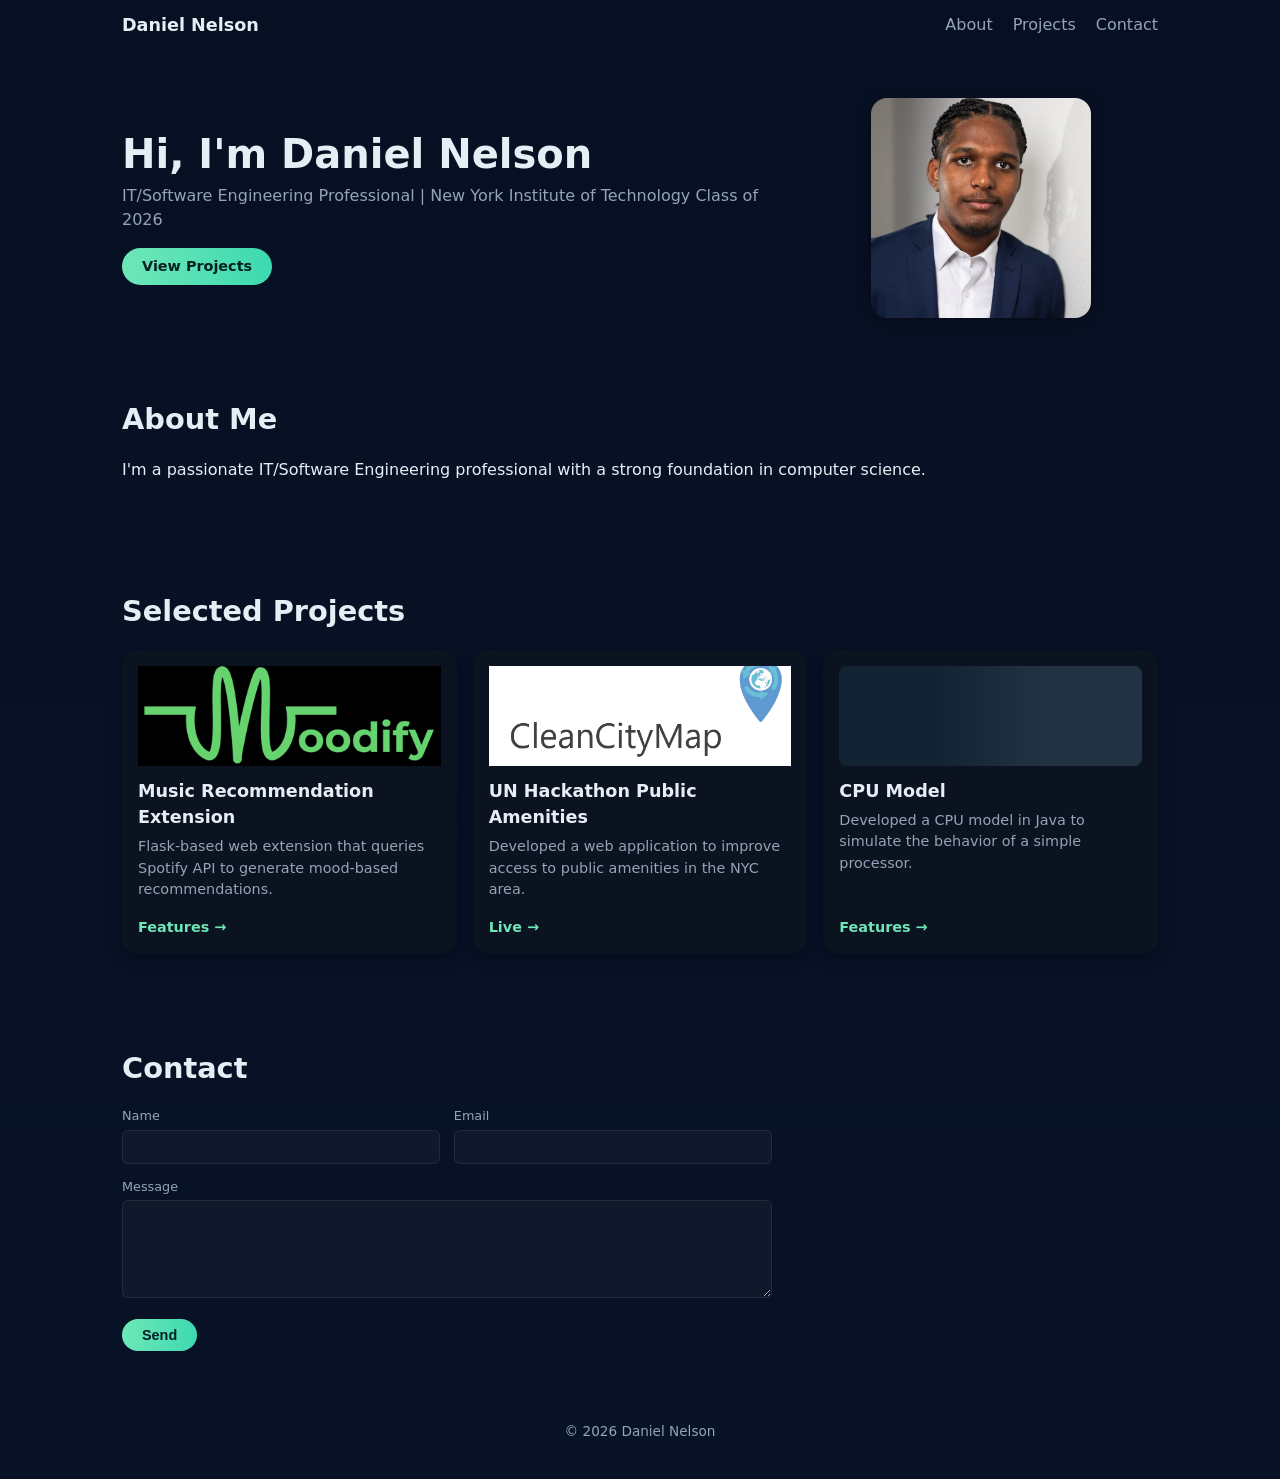
<file: index.html>
<!DOCTYPE html>
<html lang="en">
<head>
  <meta charset="UTF-8">
  <meta name="viewport" content="width=device-width, initial-scale=1.0">
  <title>Daniel Nelson - Portfolio</title>
  <link rel="stylesheet" href="style.css">
</head>
<body>
  <header class="site-header">
    <div class="container header-inner">
      <h1 class="logo">Daniel Nelson</h1>
      <nav>
        <ul class="nav">
          <li><a href="#about">About</a></li>
          <li><a href="#projects">Projects</a></li>
          <li><a href="#contact">Contact</a></li>
        </ul>
      </nav>
    </div>
  </header>

  <main>
    <section class="hero">
      <div class="container hero-inner">
        <div class="hero-text">
          <h2>Hi, I'm Daniel Nelson</h2>
          <p>IT/Software Engineering Professional | New York Institute of Technology Class of 2026</p>
          <a class="btn" href="#projects">View Projects</a>
        </div>
        <div>
          <img class="hero-photo" src="Assets/index/1760486234159.jpg" alt="Daniel Nelson">
        </div>
      </div>
    </section>

    <section id="about" class="about">
      <div class="container">
        <h3>About Me</h3>
        <p>I'm a passionate IT/Software Engineering professional with a strong foundation in computer science.</p>
      </div>
    </section>

    <section id="projects" class="projects">
      <div class="container">
        <h3>Selected Projects</h3>
        <div class="projects-grid">
          <article class="card">
            <div class="card-media">
              <img src="Assets\musicrec\Screenshot 2026-06-26 140329.png" alt="Music Recommendation Extension">
            </div>
            <h4>Music Recommendation Extension</h4>
            <p>Flask-based web extension that queries Spotify API to generate mood-based recommendations.</p>
            <a class="link" href="music-recs.html">Features →</a>
          </article>
          <article class="card">
            <div class="card-media">
              <img src="Assets\Hackathon\Screenshot 2026-06-26 140754.png" alt="UN Hackathon Public Amenities">
            </div>
            <h4>UN Hackathon Public Amenities</h4>
            <p>Developed a web application to improve access to public amenities in the NYC area.</p>
            <a class="link" href="public-amenities.html">Live →</a>
          </article>
          <article class="card">
            <div class="card-media"></div>
            <h4>CPU Model</h4>
            <p>Developed a CPU model in Java to simulate the behavior of a simple processor.</p>
            <a class="link" href="cpu-model.html">Features →</a>
          </article>
        </div>
      </div>
    </section>

    <section id="contact" class="contact">
      <div class="container">
        <h3>Contact</h3>
        <form class="contact-form" action="https://api.web3forms.com/submit" method="POST">
          <input type="hidden" name="access_key" value="6a19a6bb-8e47-43fa-96fe-ee06c69a72f7">
          <label>
            <span>Name</span>
            <input type="text" name="name" required>
          </label>
          <label>
            <span>Email</span>
            <input type="email" name="email" required>
          </label>
          <label class="full-width">
            <span>Message</span>
            <textarea name="message" rows="5" required></textarea>
          </label>
          <button class="btn" type="submit">Send</button>
        </form>
      </div>
    </section>
  </main>

  <footer class="site-footer">
    <div class="container">
      <p>© <span id="year"></span> Daniel Nelson</p>
    </div>
  </footer>

  <script>
    document.getElementById('year').textContent = new Date().getFullYear();
  </script>
</body>
</html>
</file>
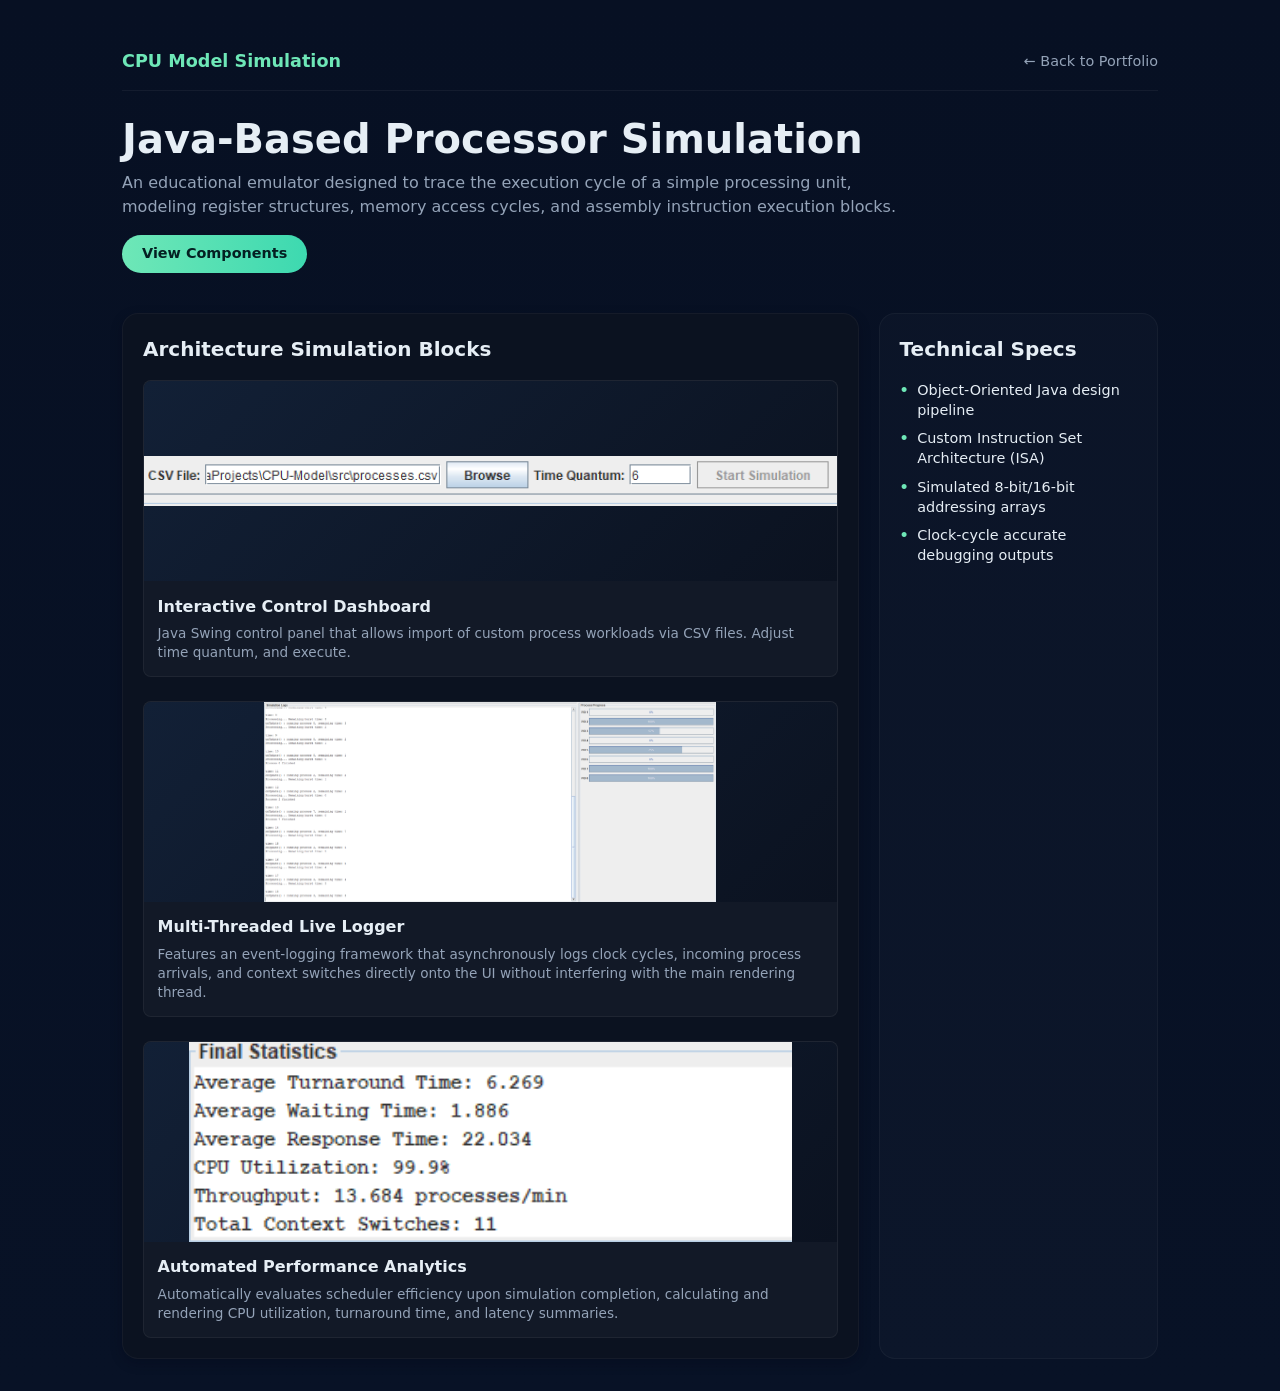
<file: cpu-model.html>
<!DOCTYPE html>
<html lang="en">
<head>
  <meta charset="UTF-8">
  <meta name="viewport" content="width=device-width, initial-scale=1.0">
  <title>CPU Model Architecture Simulation - Daniel Nelson</title>
  <link rel="stylesheet" href="style.css">
</head>
<body>
  <div class="page-container">
    <header class="project-header">
      <div class="brand">CPU Model Simulation</div>
      <nav>
        <a href="index.html">← Back to Portfolio</a>
      </nav>
    </header>

    <main>
      <section class="project-hero">
        <h1>Java-Based Processor Simulation</h1>
        <p>An educational emulator designed to trace the execution cycle of a simple processing unit, modeling register structures, memory access cycles, and assembly instruction execution blocks.</p>
        <a class="btn" href="https://github.com/Kastello0/CPU-Model">View Components</a>
      </section>

      <div class="project-grid-layout cpu-rows-layout">
        <section class="project-main-content" id="architecture">
          <h2 class="project-section-title">Architecture Simulation Blocks</h2>
          <div class="display-cards-grid">
            <article class="detail-card">
              <img src="Assets\CPUModel\Screenshot 2026-06-26 180432.png" alt="Interactive Control Dashboard">
              <div class="detail-card-body">
                <h3>Interactive Control Dashboard</h3>
                <p>Java Swing control panel that allows import of custom process workloads via CSV files. Adjust time quantum, and execute.</p>
              </div>
            </article>
            
            <article class="detail-card">
              <img src="Assets\CPUModel\Screenshot 2026-06-26 180431.png" alt="Multi-Threaded Live Logger">
              <div class="detail-card-body">
                <h3>Multi-Threaded Live Logger</h3>
                <p>Features an event-logging framework that asynchronously logs clock cycles, incoming process arrivals, and context switches directly onto the UI without interfering with  the main rendering thread.</p>
              </div>
            </article>
            
            <article class="detail-card">
              <img src="Assets\CPUModel\Screenshot 2026-06-26 180637.png" alt="Automated Performance Analytics">
              <div class="detail-card-body">
                <h3>Automated Performance Analytics</h3>
                <p>Automatically evaluates scheduler efficiency upon simulation completion, calculating and rendering CPU utilization, turnaround time, and latency summaries.</p>
              </div>
            </article>
          </div>
        </section>

        <aside class="project-sidebar">
          <h2 class="project-section-title">Technical Specs</h2>
          <ul class="spec-list">
            <li>Object-Oriented Java design pipeline</li>
            <li>Custom Instruction Set Architecture (ISA)</li>
            <li>Simulated 8-bit/16-bit addressing arrays</li>
            <li>Clock-cycle accurate debugging outputs</li>
          </ul>
        </aside>
      </div>
    </main>
  </div>
</body>
</html>
</file>
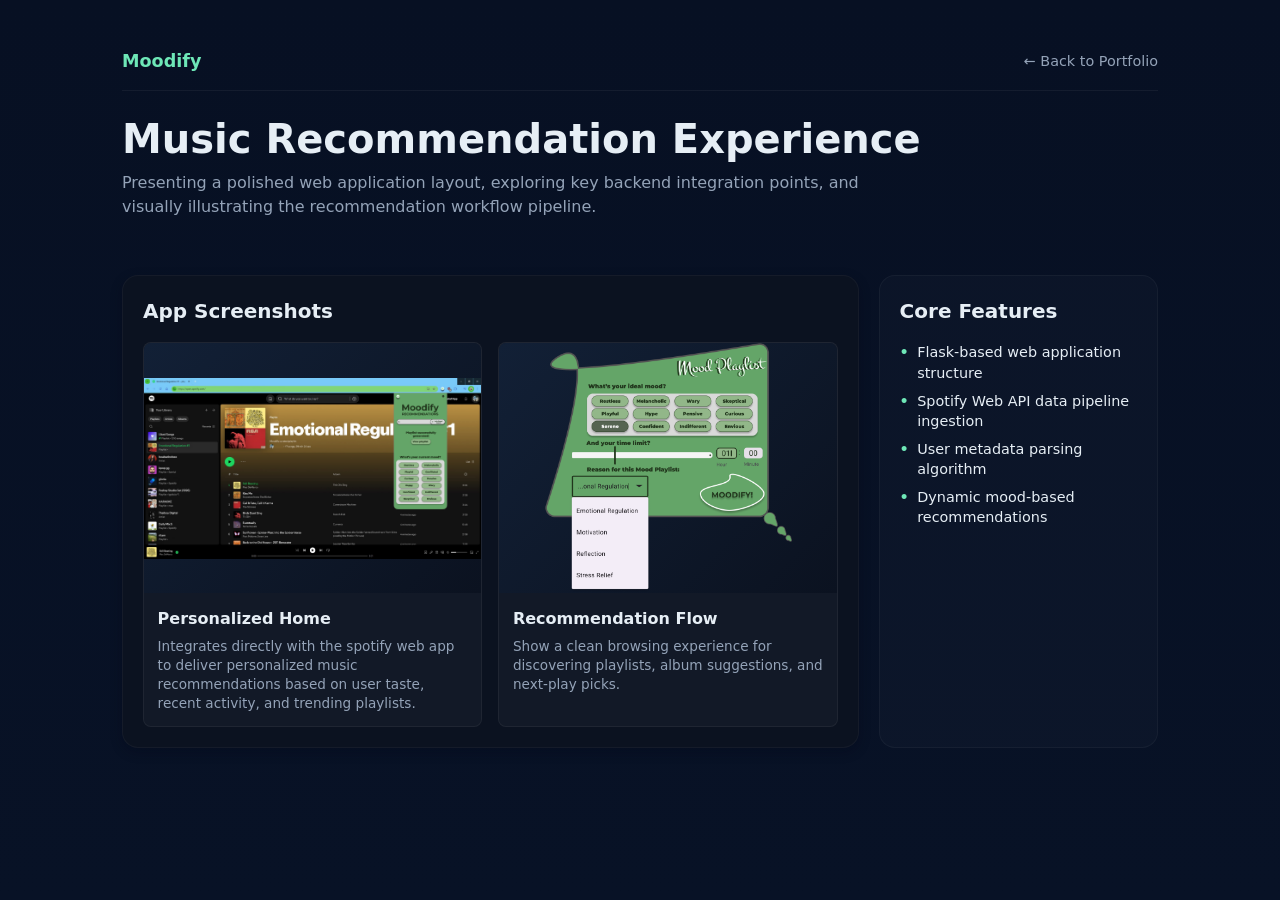
<file: music-recs.html>
<!DOCTYPE html>
<html lang="en">
<head>
  <meta charset="UTF-8">
  <meta name="viewport" content="width=device-width, initial-scale=1.0">
  <title>Music Recs Demo - Daniel Nelson</title>
  <link rel="stylesheet" href="style.css">
</head>
<body>
  <div class="page-container">
    <header class="project-header">
      <div class="brand">Moodify</div>
      <nav>
        <a href="index.html">← Back to Portfolio</a>
      </nav>
    </header>

    <main>
      <section class="project-hero">
        <h1>Music Recommendation Experience</h1>
        <p>Presenting a polished web application layout, exploring key backend integration points, and visually illustrating the recommendation workflow pipeline.</p>
      
      </section>

      <div class="project-grid-layout">
        <section class="project-main-content" id="screenshots">
          <h2 class="project-section-title">App Screenshots</h2>
          <div class="display-cards-grid">
            <article class="detail-card">
              <img src="Assets\musicrec\extension.png" alt="App dashboard screenshot">
              <div class="detail-card-body">
                <h3>Personalized Home</h3>
                <p>Integrates directly with the spotify web app to deliver personalized music recommendations based on user taste, recent activity, and trending playlists.</p>
              </div>
            </article>
            
            <article class="detail-card">
              <img src="Assets\musicrec\standalonemood.png" alt="Recommendation flow screenshot">
              <div class="detail-card-body">
                <h3>Recommendation Flow</h3>
                <p>Show a clean browsing experience for discovering playlists, album suggestions, and next-play picks.</p>
              </div>
            </article>
          </div>
        </section>

        <aside class="project-sidebar">
          <h2 class="project-section-title">Core Features</h2>
          <ul class="spec-list">
            <li>Flask-based web application structure</li>
            <li>Spotify Web API data pipeline ingestion</li>
            <li>User metadata parsing algorithm</li>
            <li>Dynamic mood-based recommendations</li>
          </ul>
        </aside>
      </div>
    </main>
  </div>
</body>
</html>
</file>
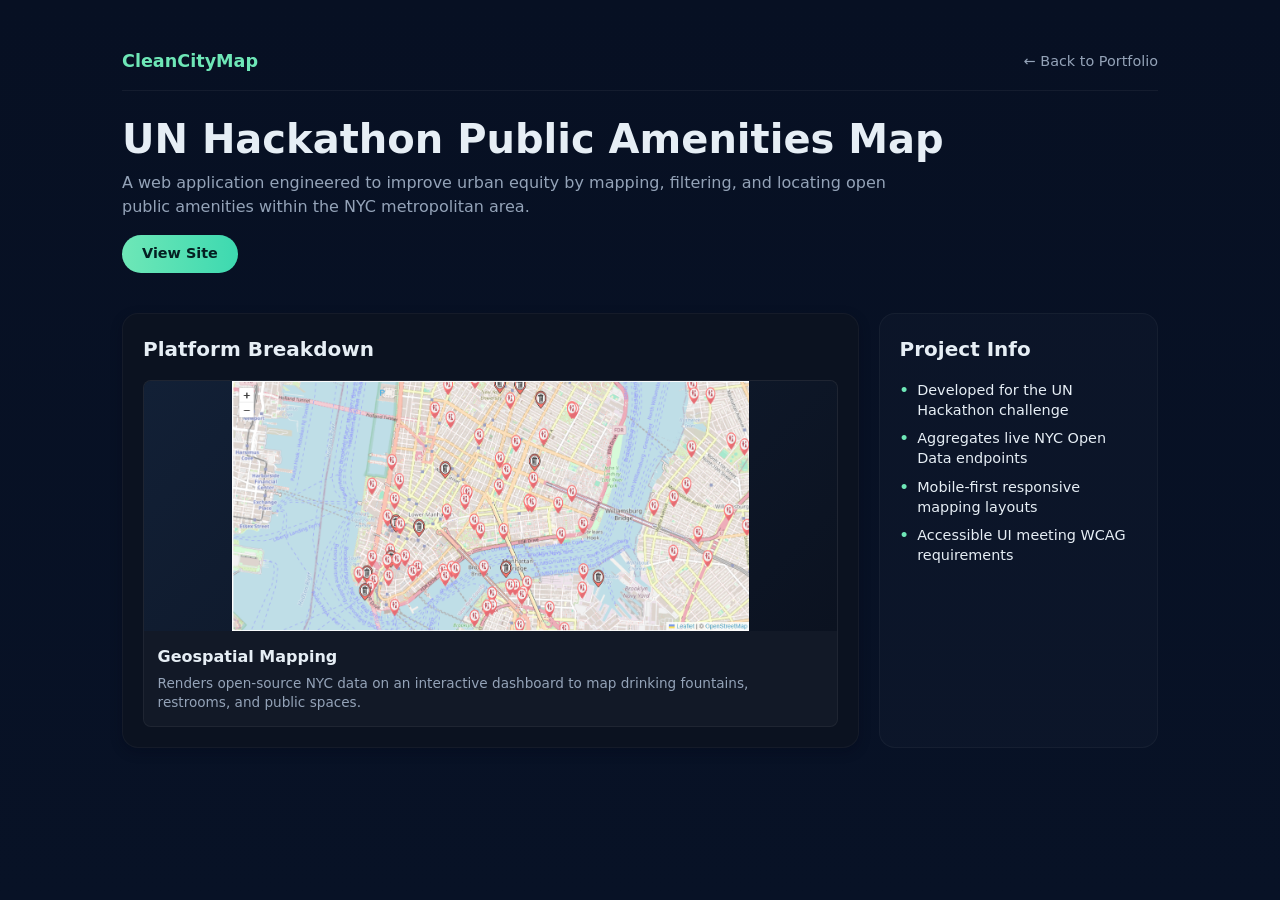
<file: public-amenities.html>
<!DOCTYPE html>
<html lang="en">
<head>
  <meta charset="UTF-8">
  <meta name="viewport" content="width=device-width, initial-scale=1.0">
  <title>UN Hackathon Public Amenities - Daniel Nelson</title>
  <link rel="stylesheet" href="style.css">
</head>
<body>
  <div class="page-container">
    <header class="project-header">
      <div class="brand">CleanCityMap</div>
      <nav>
        <a href="index.html">← Back to Portfolio</a>
      </nav>
    </header>

    <main>
      <section class="project-hero">
        <h1>UN Hackathon Public Amenities Map</h1>
        <p>A web application engineered to improve urban equity by mapping, filtering, and locating open public amenities within the NYC metropolitan area.</p>
        <a class="btn" href="CleanCityMap/city-map-home.html">View Site</a>
      </section>

      <div class="project-grid-layout">
        <section class="project-main-content" id="features">
          <h2 class="project-section-title">Platform Breakdown</h2>
          <div class="display-cards-grid">
            <article class="detail-card">
              <img src="Assets\Hackathon\Screenshot 2026-06-26 171141.png" alt="Interactive map interface">
              <div class="detail-card-body">
                <h3>Geospatial Mapping</h3>
                <p>Renders open-source NYC data on an interactive dashboard to map drinking fountains, restrooms, and public spaces.</p>
              </div>
            </article>
            
            
          </div>
        </section>

        <aside class="project-sidebar">
          <h2 class="project-section-title">Project Info</h2>
          <ul class="spec-list">
            <li>Developed for the UN Hackathon challenge</li>
            <li>Aggregates live NYC Open Data endpoints</li>
            <li>Mobile-first responsive mapping layouts</li>
            <li>Accessible UI meeting WCAG requirements</li>
          </ul>
        </aside>
      </div>
    </main>
  </div>
</body>
</html>
</file>
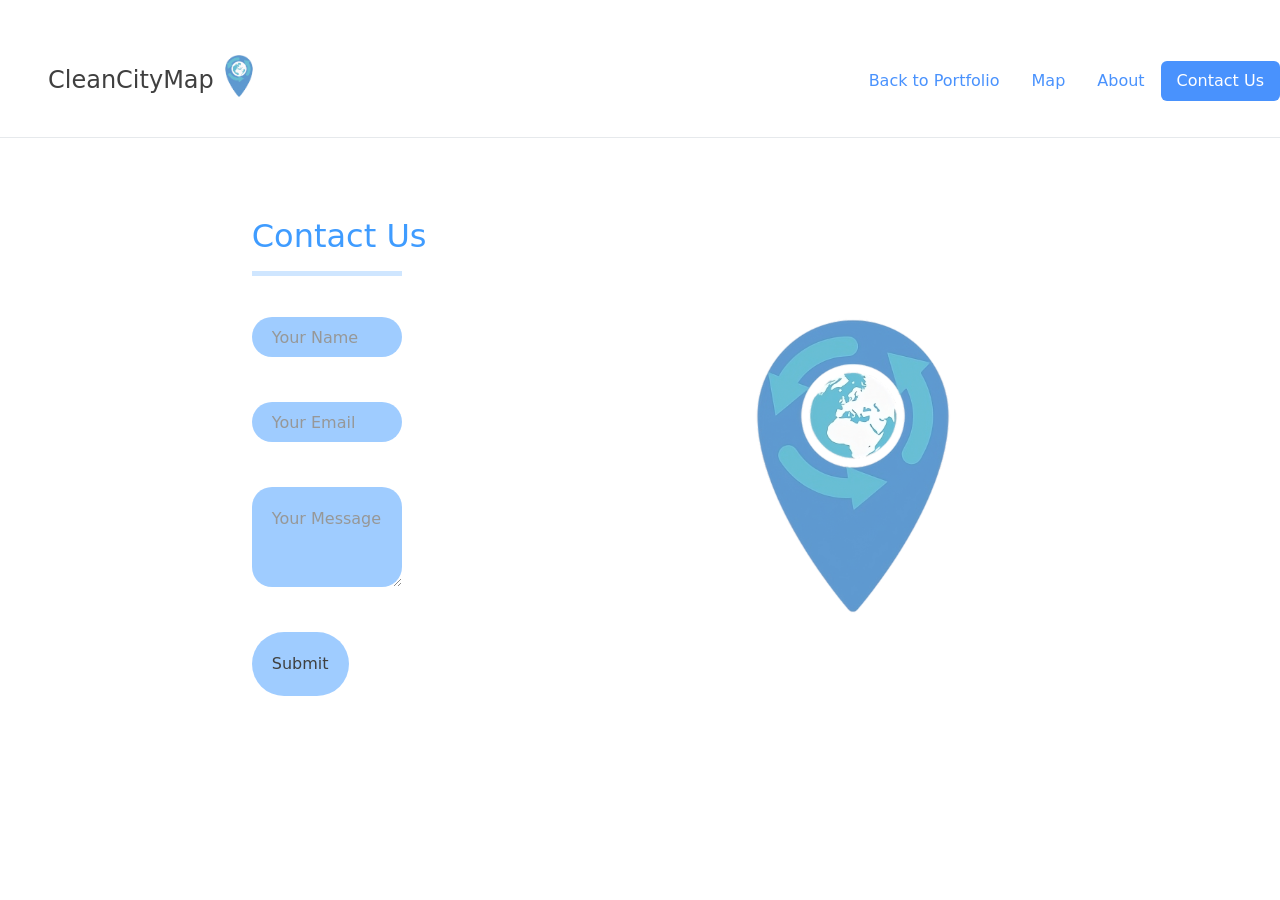
<file: CleanCityMap/contact.html>
<!DOCTYPE html>
<html lang="en">
<head>
    <meta charset="UTF-8">
    <meta name="viewport" content="width=device-width, initial-scale=1.0">
    <title>CleanCityMap - Contact Us</title>
    <link rel="stylesheet" href="css/UNstyles.css">
    <link href="https://cdn.jsdelivr.net/npm/bootstrap@5.3.3/dist/css/bootstrap.min.css" rel="stylesheet" integrity="sha384-QWTKZyjpPEjISv5WaRU9OFeRpok6YctnYmDr5pNlyT2bRjXh0JMhjY6hW+ALEwIH" crossorigin="anonymous">
</head>
<body>
    <!-- <div class = "top">
        <div class="header"><a href = "city-map-home.html"><b>CleanCityMap</b></a></div>
        <nav>
          <ul class = "tabs">
            <li><a href = "city-map-home.html">Home</a></li>
            <li><a href = "map.html">Map</a></li>
            <li><a href = "contact.html">Contact Us</a></li>
          </ul>
        </nav>
      </div> -->

      <div class="container">
        <header class="d-flex flex-wrap justify-content-center py-3 mb-4 border-bottom">
          <a href="city-map-home.html" class="d-flex align-items-center mb-3 mb-md-0 me-md-auto link-body-emphasis text-decoration-none">
            <svg class="bi me-2" width="40" height="32"><use xlink:href="#bootstrap"></use></svg>

            <span class="fs-4" href="map.html">CleanCityMap<img id="logo" src="Assets/logo.png"></span>



          </a>
    
          <ul class="nav nav-pills">
            <li class="nav-item"><a href="../index.html" class="nav-link" aria-current="page">Back to Portfolio</a></li>
            <li class="nav-item"><a href="map.html" class="nav-link">Map</a></li>
            <li class="nav-item"><a href="city-map-home.html" class="nav-link">About</a></li>
            <li class="nav-item"><a href="contact.html" class="nav-link active" aria-current="page">Contact Us</a></li>
          </ul>
        </header>
      </div>
      <div class="contact-container">
        <form action="https://api.web3forms.com/submit" method="POST" class="contact">
          <div class="contact-title">
            <h2>Contact Us</h2>
            <hr>
          </div>
          <input type="hidden" name="access_key" value="d94879d5-10cb-49c9-82cb-1d44259e1102">
          <input type="text" name="name" placeholder="Your Name" class="contact-info">
          <input type="email" name="email" placeholder="Your Email" class="contact-info">
          <textarea name="message" placeholder="Your Message" class="contact-info"></textarea>
          <button type="submit">Submit</button>
        </form>
        <div class="contact-logo">
          <img src="Assets/logo.png">
        </div>
      </div>

      <script src="https://cdn.jsdelivr.net/npm/bootstrap@5.3.3/dist/js/bootstrap.bundle.min.js" integrity="sha384-YvpcrYf0tY3lHB60NNkmXc5s9fDVZLESaAA55NDzOxhy9GkcIdslK1eN7N6jIeHz" crossorigin="anonymous"></script>
</body>
</html>
</file>
<file: style.css>
:root {
  --bg: #0f1724;
  --card: #0b1220;
  --accent: #6ee7b7;
  --muted: #94a3b8;
  --text: #e6eef5;
  --glass: rgba(255, 255, 255, 0.03);
  --radius: 16px; 
  
  --fs-h2: clamp(1.6rem, 3vw + 0.8rem, 2.5rem);
  --fs-h3: clamp(1.3rem, 2vw + 0.8rem, 1.8rem);
  --fs-body: clamp(0.9rem, 0.3vw + 0.8rem, 1rem);
  --fluid-padding: clamp(1rem, 3vw, 2rem); 
}

* { box-sizing: border-box; }
html, body { min-height: 100vh; }

body {
  margin: 0;
  font-family: Inter, system-ui, -apple-system, 'Segoe UI', Roboto, 'Helvetica Neue', Arial;
  background: linear-gradient(180deg, #071023 0%, #081226 100%);
  color: var(--text);
  font-size: var(--fs-body);
  line-height: 1.5;
  -webkit-font-smoothing: antialiased;
}

.container {
  width: 100%;
  max-width: 1100px;
  margin: 0 auto;
  padding: 0 var(--fluid-padding);
}

.site-header {
  backdrop-filter: blur(6px);
  background: transparent;
  padding: 0.75rem 0;
}

.header-inner {
  display: flex;
  align-items: center;
  justify-content: space-between;
}

.logo {
  margin: 0;
  font-size: 1.1rem;
}

.nav {
  list-style: none;
  display: flex;
  gap: 1.25rem;
  margin: 0;
  padding: 0;
}

.nav a {
  color: var(--muted);
  text-decoration: none;
  transition: color 0.2s;
}
.nav a:hover { color: var(--accent); }


.hero {
  padding: calc(var(--fluid-padding) * 1.5) 0;
  display: flex;
  align-items: center;
}

.hero-inner {
  display: grid;
  grid-template-columns: 1.3fr 0.7fr;
  gap: 1.5rem;
  align-items: center;
  width: 100%;
}

.hero-text h2 {
  margin: 0 0 0.5rem;
  font-size: var(--fs-h2);
  line-height: 1.1;
}

.hero-text p {
  margin: 0 0 1rem;
  color: var(--muted);
}

.btn {
  display: inline-block;
  background: linear-gradient(90deg, var(--accent), #3dd9b0);
  color: #042022;
  padding: 0.5rem 1.25rem;
  border-radius: 999px;
  text-decoration: none;
  font-weight: 600;
  font-size: 0.9rem;
  transition: transform 0.2s, box-shadow 0.2s;
}
.btn:hover {
  transform: translateY(-1px);
  box-shadow: 0 4px 12px rgba(110, 231, 183, 0.2);
}

.hero-photo {
  width: 100%;
  max-width: 220px;
  height: auto;
  display: block;
  margin: 0 auto;
  border-radius: var(--radius);
  background: linear-gradient(135deg, #0b1220, #122036);
  box-shadow: 0 4px 16px rgba(0,0,0,0.4);
}

.about { padding: var(--fluid-padding) 0; }
.about h3 { margin-top: 0; font-size: var(--fs-h3); margin-bottom: 0.5rem; }

.projects { padding: var(--fluid-padding) 0; }
.projects h3 { font-size: var(--fs-h3); margin-bottom: 1rem;}

.projects-grid {
  display: grid;
  grid-template-columns: repeat(auto-fit, minmax(260px, 1fr));
  gap: 1rem;
}

.card {
  display: flex;
  flex-direction: column;
  background: var(--card);
  padding: 1rem;
  border-radius: var(--radius);
  box-shadow: 0 4px 12px rgba(2, 6, 23, 0.5);
  height: 100%;
}

.card-media {
  height: 100px; 
  border-radius: 8px;
  background: linear-gradient(90deg, #123 30%, #234 70%);
  margin-bottom: 0.75rem;
}

.card-media img {
  width: 100%;
  height: 100%;
  object-fit: cover;
  display: block;
}

.card h4 { margin: 0 0 0.35rem 0; font-size: 1.1rem; }
.card p { color: var(--muted); margin: 0 0 1rem; flex-grow: 1; font-size: 0.9rem; }
.link { color: var(--accent); text-decoration: none; font-weight: 600; font-size: 0.9rem; }

.contact { padding: var(--fluid-padding) 0; }
.contact h3 { font-size: var(--fs-h3); margin-bottom: 1rem; }
.contact-form {
  display: grid;
  grid-template-columns: 1fr 1fr;
  gap: 0.85rem;
  max-width: 650px;
}

.contact-form label { display: block; }
.contact-form label.full-width { grid-column: 1 / -1; }
.contact-form span { display: block; color: var(--muted); font-size: 0.8rem; margin-bottom: 0.25rem; }
.contact-form input, .contact-form textarea {
  width: 100%;
  padding: 0.5rem 0.75rem;
  border-radius: 6px;
  border: 1px solid rgba(255, 255, 255, 0.08);
  background: var(--glass);
  color: var(--text);
  font-size: 0.9rem;
}
.contact-form button { grid-column: 1 / -1; justify-self: start; border: none; cursor: pointer; }

.site-footer { padding: 1.5rem 0; color: var(--muted); text-align: center; font-size: 0.85rem; }

/* Dynamic Layout Adjustments via Media Queries */
@media (max-width: 900px) {
  .hero-inner { grid-template-columns: 1fr; text-align: center; gap: 1rem; }
  .hero-photo { max-width: 160px; order: -1; }
}

@media (max-width: 600px) {
  .contact-form { grid-template-columns: 1fr; }
}

/* ==========================================================================
   Shared Project Detail Page Styles
   ========================================================================== */
.page-container {
  max-width: 1100px;
  margin: 0 auto;
  padding: var(--fluid-padding);
}

.project-header {
  display: flex;
  justify-content: space-between;
  align-items: center;
  padding: 1rem 0;
  border-bottom: 1px solid rgba(255, 255, 255, 0.05);
}

.project-header .brand { font-size: 1.1rem; font-weight: 700; color: var(--accent); }
.project-header nav a { color: var(--muted); text-decoration: none; font-size: 0.9rem; transition: color 0.2s; }
.project-header nav a:hover { color: var(--text); }

.project-hero { padding: 1.5rem 0; }
.project-hero h1 { font-size: var(--fs-h2); margin: 0 0 0.5rem 0; line-height: 1.2; }
.project-hero p { color: var(--muted); font-size: 1rem; max-width: 800px; margin: 0 0 1rem 0; line-height: 1.5; }

.project-grid-layout { display: grid; gap: 1.25rem; margin-top: 1rem; }

@media (min-width: 900px) {
  .project-grid-layout { grid-template-columns: 1.45fr 0.55fr; }
}

.project-main-content {
  background: var(--card);
  border: 1px solid rgba(255, 255, 255, 0.04);
  border-radius: var(--radius);
  padding: 1.25rem;
  box-shadow: 0 4px 12px rgba(2, 6, 23, 0.3);
}

.project-sidebar {
  background: rgba(255, 255, 255, 0.02);
  border: 1px solid rgba(255, 255, 255, 0.04);
  border-radius: var(--radius);
  padding: 1.25rem;
}

.project-section-title { margin: 0 0 1rem 0; font-size: 1.25rem; font-weight: 700; }

.display-cards-grid {
  display: grid;
  grid-template-columns: repeat(auto-fit, minmax(220px, 1fr));
  gap: 1rem;
}

.detail-card {
  border-radius: 8px;
  overflow: hidden;
  background: rgba(255, 255, 255, 0.03);
  border: 1px solid rgba(255, 255, 255, 0.05);
}

.detail-card img {
  width: 100%;
  display: block;
  height: 250px; 
  object-fit: contain;
  background: linear-gradient(135deg, #122036, #0b1220);
}

.detail-card-body { padding: 0.85rem; }
.detail-card-body h3 { margin: 0 0 0.35rem 0; font-size: 1rem; font-weight: 600; }
.detail-card-body p { margin: 0; color: var(--muted); font-size: 0.85rem; line-height: 1.4; }

.spec-list { list-style: none; padding: 0; margin: 0; }
.spec-list li { position: relative; padding-left: 1.1rem; margin-bottom: 0.5rem; font-size: 0.9rem; color: var(--text); line-height: 1.4; }
.spec-list li::before { content: "•"; position: absolute; left: 0; color: var(--accent); font-weight: 700; }
/* Custom Row Layout for CPU Model Architecture Simulation */
#architecture .display-cards-grid {
  grid-template-columns: 1fr; /* Force elements into rows instead of side-by-side columns */
  gap: 1.5rem; /* Give the rows a bit more breathing room */
}

#architecture .detail-card {
  display: flex;
  flex-direction: column; /* Ensures image stays on top, text on bottom */
}

#architecture .detail-card img {
  height: 200px; /* Adjust height if necessary so it perfectly splits the top half */
}
</file>
<file: CleanCityMap/css/UNstyles.css>
*{
  box-sizing: border-box;
}

body {
  margin: 0;
  background-color: #fafaf0;
  opacity: 75%;
  font-family: Arial, Helvetica, sans-serif;
}

.container{
  display:inline;
  vertical-align: middle;
}

header{
  display: inline-block;
  justify-content: space-between;
  align-items: center;
}

#logo{
  margin-bottom: 20px;
  height: auto;
  width: 50px;
  vertical-align: center;
}

.contact-container{
  height: 60vh;
  display: flex;
  justify-content: space-evenly;
  align-items: center;
}

.contact{
  display: flex;
  flex-direction: column;
  align-items: start;
  gap: 25px;
  text-align: center;
}

.contact textarea{
  height: 100px;
  padding: 20px;
}

.contact-title{
  font-size: 40px;
  color:#007BFF;
}

.contact button{
  text-align: center;
  display: flex;
  align-items: center;
  padding: 20px;
  background-color: rgba(0, 123, 255, 0.5);
  font-weight: 500;
  border-radius: 50px;
  border: none;
}

.contact-title hr{
  border:none;
  width: 150px;
  height: 5px;
  background-color: #007BFF;
  font-weight: 500;
}

.contact-info{
  width: 150px;
  height: 30px;
  border-radius: 20px;
  margin-bottom: 20px;
  background-color: rgba(0, 123, 255, 0.5);
  font-weight: 500;
  border:none;
  padding: 20px 20px;
}

#map {
  text-align: center;
  width: 65%;
  height: 500px;
  margin: 2% auto;
  border-radius: 5px;
}

.leaflet-popup {
  background: transparent !important; 
  border: none !important; 
  box-shadow: none !important; 
}

.popup-content {
  font-family: Arial, Helvetica, sans-serif; 
  font-size: 14px; 
  color: #333; 
  width: 200px; 
  background-color: rgba(255, 255, 255, 0.9); 
  border-radius: 8px; 
  box-shadow: 0 2px 4px rgba(0, 0, 0, 0.3); 
  padding: 10px; 
}

.popup-content h3 {
  margin: 0; 
  font-size: 16px; 
  color: #007BFF; 
}

.popup-content p {
  margin: 5px 0; 
}

.leaflet-popup-content {
  background: none !important; 
  padding: 0; 
  margin: 0; 
}

.description {
  font-family: Arial, Helvetica, sans-serif;
  color: #000000;
  text-align: center;
}

.button-container{
  display: flex;
  padding-left: 25px;
  margin: 20px 0;
  justify-content: center;
}


.restroom {
  background-color: #1b77f0; 
  border: none;
  color: white; 
  padding: 10px 20px; 
  font-size: 16px; 
  margin: 0 10px; 
  cursor: pointer; 
  border-radius: 5px; 
  transition: background-color 0.3s; 
  font-family: Arial, Helvetica, sans-serif;
}
.trash-can{
  background-color: #1b77f0; 
  border: none;
  color: white; 
  padding: 10px 20px; 
  font-size: 16px; 
  margin: 0 10px; 
  cursor: pointer; 
  border-radius: 5px; 
  transition: background-color 0.3s; 
  font-family: Arial, Helvetica, sans-serif;
}
.benches{
  background-color: #1b77f0; 
  border: none;
  color: white; 
  padding: 10px 20px; 
  font-size: 16px; 
  margin: 0 10px; 
  cursor: pointer; 
  border-radius: 5px; 
  transition: background-color 0.3s; 
  font-family: Arial, Helvetica, sans-serif;
}
.water-fountain{
  background-color: #1b77f0; 
  border: none;
  color: white; 
  padding: 10px 20px; 
  font-size: 16px; 
  margin: 0 10px; 
  cursor: pointer; 
  border-radius: 5px; 
  transition: background-color 0.3s; 
  font-family: Arial, Helvetica, sans-serif;
}

.nyimg{
  
  height: auto;
  width: 32%;
  border-radius: 15px;
}

.aboutcontainer{
  text-align: center;
}



.description{
  font-size: medium;
  font-family: Georgia, 'Times New Roman', Times, serif;
}

.restroom:hover {
  padding: 15px 22px; 
  background-color: #4696ff; 
}

.trash-can:hover {
  padding: 15px 22px; 
  background-color: #4696ff; 
}

.benches:hover{
  padding: 15px 22px; 
  background-color: #4696ff; 
}

.water-fountain:hover{
  padding: 15px 22px; 
  background-color: #4696ff; 
}

.restroom:active{
  background-color: #074596;

}

.trash-can:active{
  background-color: #074596;
}

.benches:active{
  background-color: #074596;
}

.water-fountain:active{
  background-color: #074596;
}
img{
  margin-top: 5%;
  height: 350px;
}
.img-container{
  display: flex;
  justify-content: center;
}

@media (max-width: 800px){
  .contact-info{
    width: 80vw;
  }
  .contact-logo{
    display:none;
  }
}
</file>
